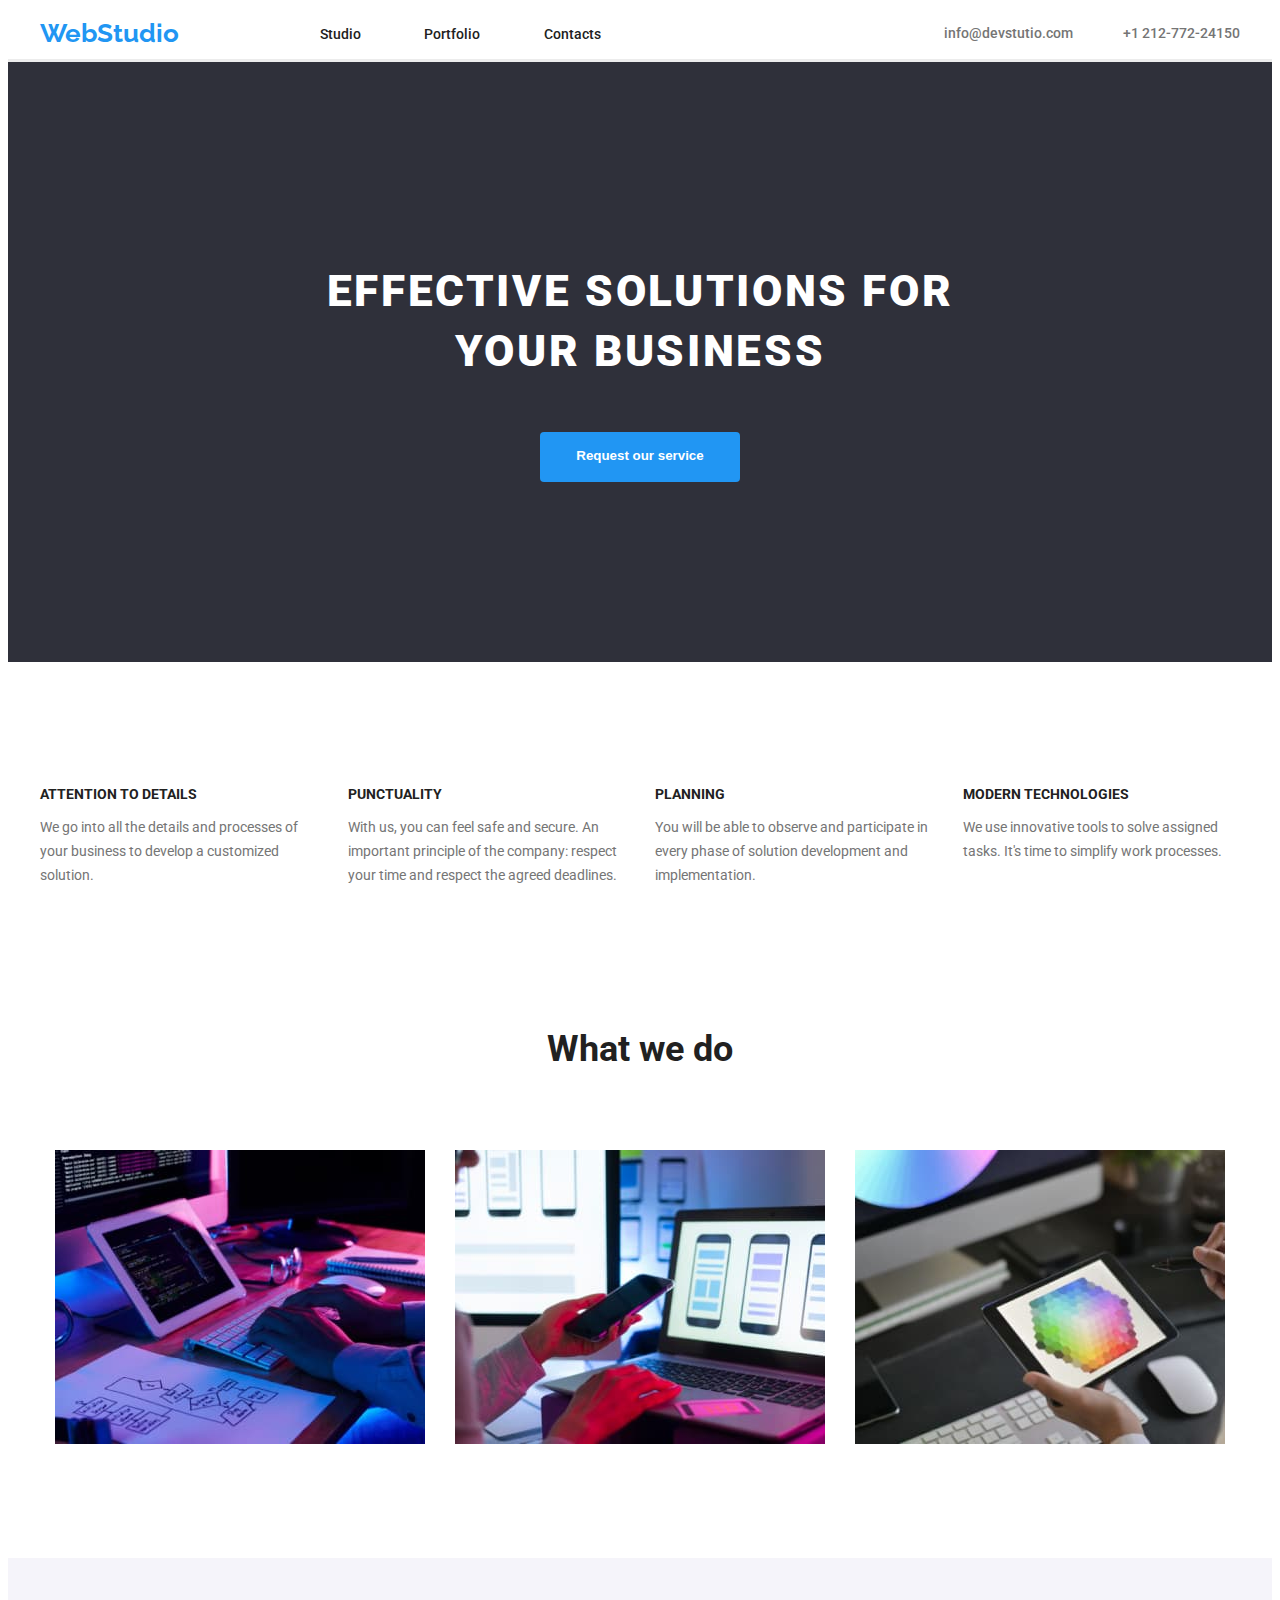
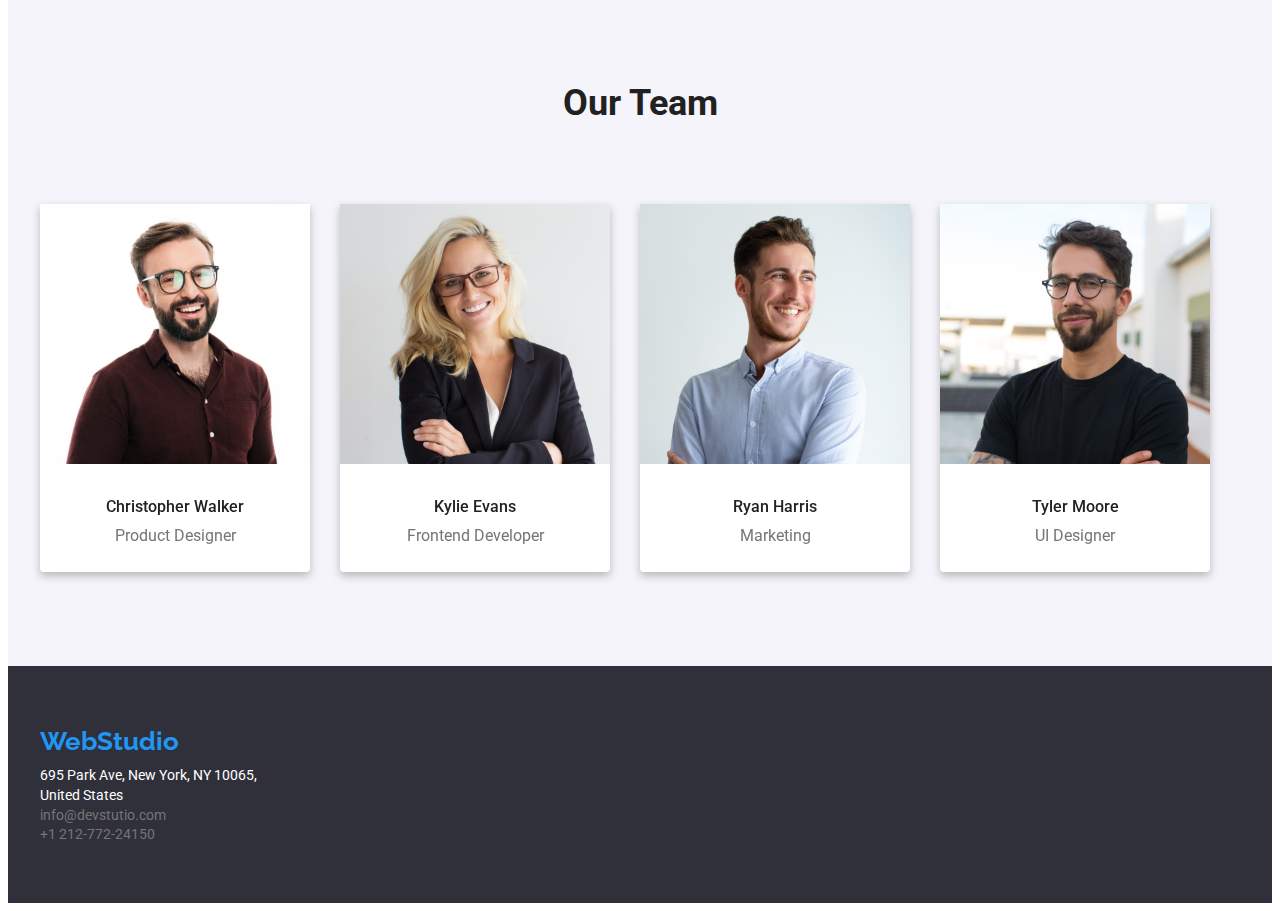
<file: index.html>
<!DOCTYPE html>
<html lang="en">
    <head>
        <link rel="stylesheet" href="./css/styles.css" />
        <title>corporate page</title>
        <link rel="preconnect" href="https://fonts.googleapis.com" />
        <link rel="preconnect" href="https://fonts.gstatic.com" crossorigin />
        <link
            href="https://fonts.googleapis.com/css2?family=Montserrat:wght@400;700&family=Raleway:wght@700&family=Roboto:wght@400;500;700;900&display=swap"
            rel="stylesheet"
        />
    </head>
    <body>
        <header>
            <div class="container">
                <div class="menu-block">
                    <a class="logo" href="">WebStudio</a>
                    <nav>
                        <ul class="nav-menu">
                            <li>
                                <a class="menu" href="./index.html">Studio</a>
                            </li>
                            <li>
                                <a class="menu" href="./portfolio.html"
                                    >Portfolio</a
                                >
                            </li>
                            <li><a class="menu" href="">Contacts</a></li>
                        </ul>
                    </nav>
                    <div class="contact-up">
                        <a class="contact" href="mailto:info@devstutio.com"
                            >info@devstutio.com</a
                        >
                        <a class="contact" href="phone:+121277224150"
                            >+1 212-772-24150</a
                        >
                    </div>
                </div>
            </div>
        </header>
        <main>
            <div class="banner">
                <h1>EFFECTIVE SOLUTIONS FOR YOUR BUSINESS</h1>
                <button
                    class="big-button"
                    type="button"
                    onclick="window.location.href='mailto:info@devstutio.com';"
                >
                    Request our service
                </button>
            </div>
            
                <div class="container">
                    <div class="section">
                    <ul class="highlights">
                        <li class="highlight">
                            <h3>ATTENTION TO DETAILS</h3>
                            <span class="highlight-desc">
                                We go into all the details and processes of your
                                business to develop a customized solution.</span
                            >
                        </li>

                        <li class="highlight">
                            <h3>PUNCTUALITY</h3>
                            <span class="highlight-desc">
                                With us, you can feel safe and secure. An
                                important principle of the company: respect your
                                time and respect the agreed deadlines.
                            </span>
                        </li>

                        <li class="highlight">
                            <h3>PLANNING</h3>
                            <span class="highlight-desc">
                                You will be able to observe and participate in
                                every phase of solution development and
                                implementation.</span
                            >
                        </li>

                        <li class="highlight">
                            <h3>MODERN TECHNOLOGIES</h3>

                            <span class="highlight-desc"
                                >We use innovative tools to solve assigned
                                tasks. It's time to simplify work
                                processes.</span
                            >
                        </li>
                    </ul>
                </div>

                <div class="container">

                    <h2>What we do</h2>
                    <!--potential links to be added to the pictures next. I removed width and height parameters below as they are defined in css-->
                    <ul class="main-images">
                        <li>
                            <img
                                src="images/box1.jpg"
                                alt="person clicking on the keyboard"
                            />
                        </li>
                        <li>
                            <img
                                src="images/box2.jpg"
                                alt="person using telephone"
                            />
                        </li>
                        <li>
                            <img
                                src="images/box3.jpg"
                                alt="person using tablet"
                            />
                        </li>
                    </ul>
                </div>
                </div>
            </div>

            <div class="full-team-section">
                <div class="container">
                    <div class="section">
                    
                    <h2>Our Team</h2>
                    <ul class="our-team-section">
                        <li class="person-space">
                            <img
                                class="person-pic"
                                src="images/img4.jpg"
                                alt="Christopher Walker photo"
                            />
                            <span class="name">Christopher Walker</span>
                            <span class="function">Product Designer</span>
                        </li>
                        <li class="person-space">
                            <img
                                class="person-pic"
                                src="images/img1.jpg"
                                alt="Kylie Evans photo"
                            />
                            <span class="name">Kylie Evans</span>
                            <span class="function">Frontend Developer</span>
                        </li>
                        <li class="person-space">
                            <img
                                class="person-pic"
                                src="images/img2.jpg"
                                alt="Ryan Harris photo"
                            />
                            <span class="name">Ryan Harris</span>
                            <span class="function">Marketing</span>
                        </li>
                        <li class="person-space">
                            <img
                                class="person-pic"
                                src="images/img3.jpg"
                                alt="Tyler Moore photo"
                            />
                            <span class="name">Tyler Moore</span>
                            <span class="function">UI Designer</span>
                        </li>
                    </ul>
                    </div>
                </div>
            </div>
        </main>

        <footer>
            <div class="footer-containter container">
                <a class="logo" href="">WebStudio</a>
                <address>
                    695 Park Ave, New York, NY 10065,
                    <br />United States
                </address>
                <a class="contact" href="mailto:info@devstutio.com"
                    >info@devstutio.com</a
                ><br />
                <a class="contact" href="phone:+121277224150"
                    >+1 212-772-24150</a
                >
            </div>
        </footer>
    </body>
</html>
</file>
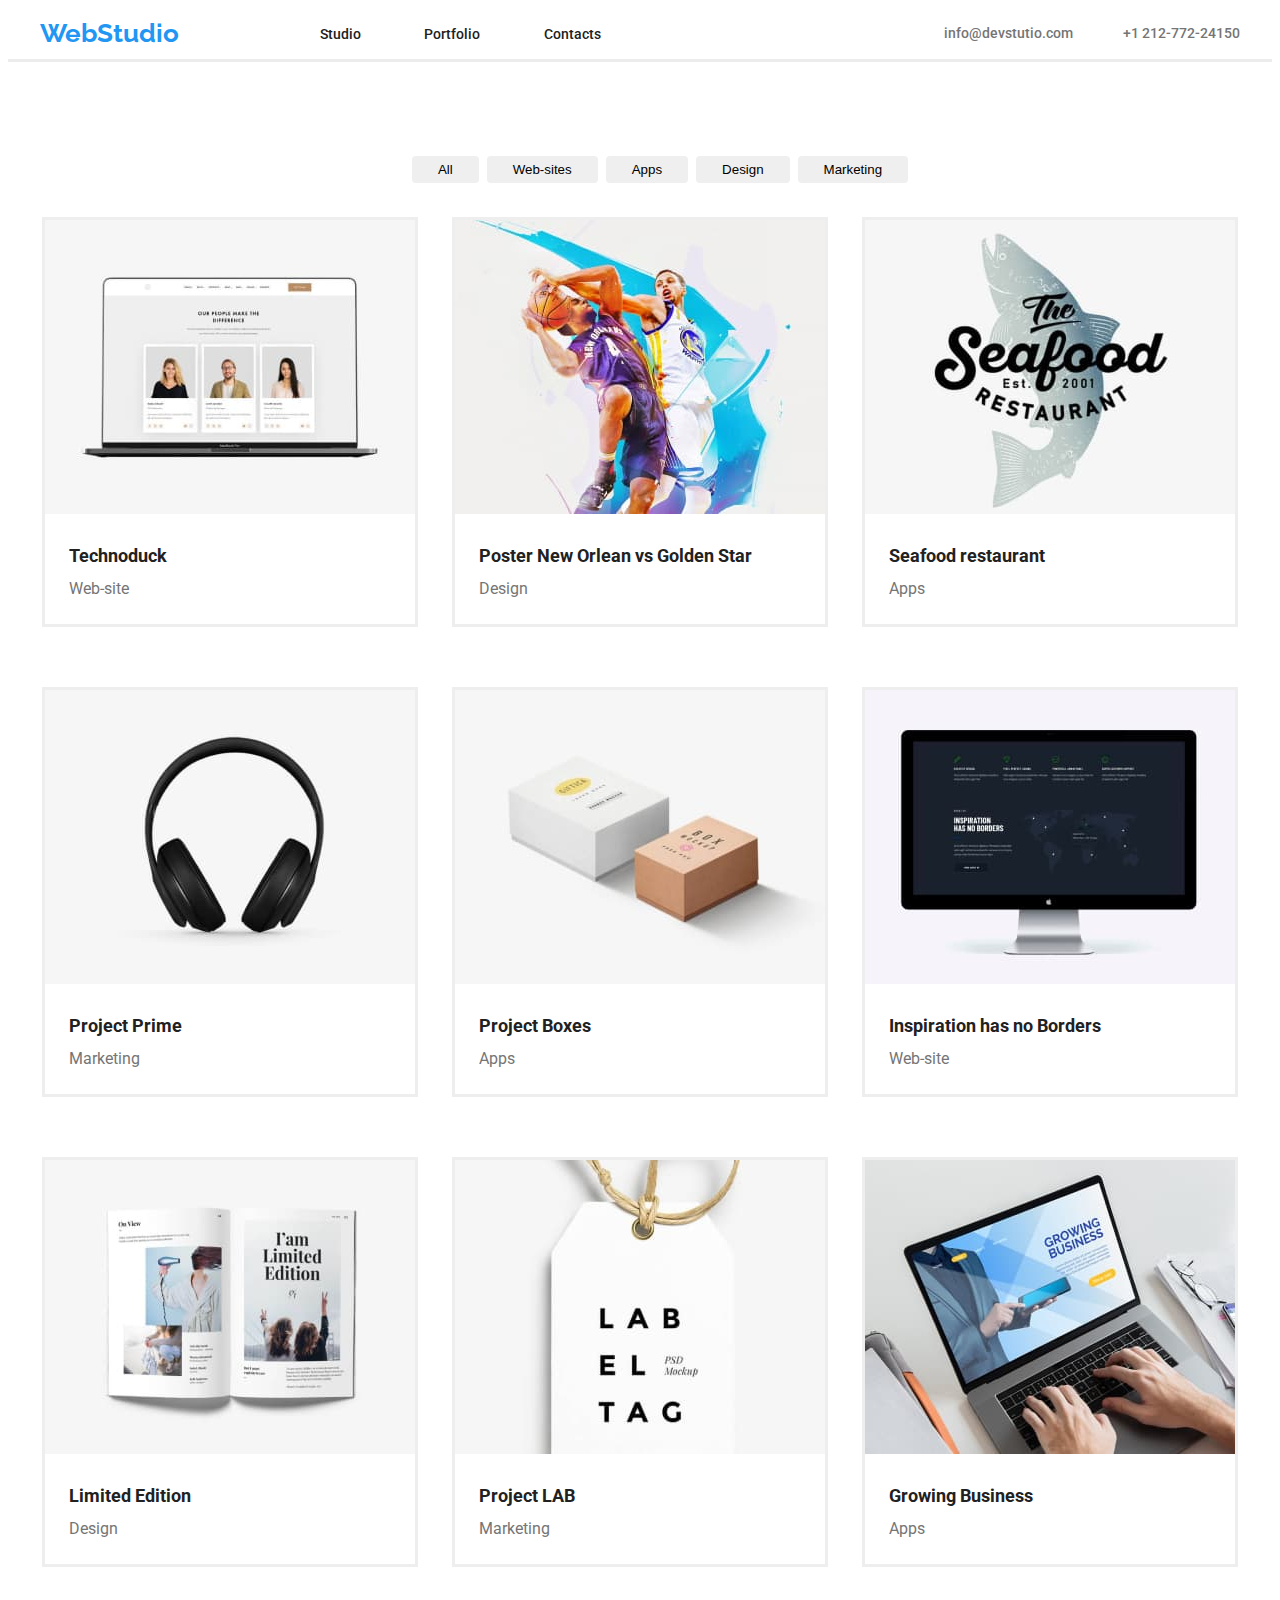
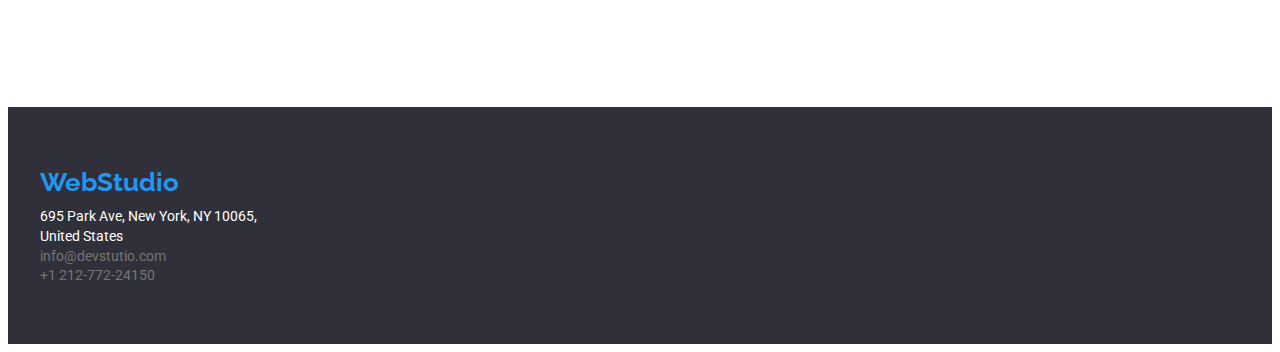
<file: portfolio.html>
<!DOCTYPE html>
<html lang="en">
    <head>
        <link rel="stylesheet" href="./css/styles.css" />
        <title>corporate sub-page</title>
        <link rel="preconnect" href="https://fonts.googleapis.com" />
        <link rel="preconnect" href="https://fonts.gstatic.com" crossorigin />
        <link
            href="https://fonts.googleapis.com/css2?family=Montserrat:wght@400;700&family=Raleway:wght@700&family=Roboto:wght@400;500;700;900&display=swap"
            rel="stylesheet"
        />
    </head>
    <body>
        <header>
            <div class="container">
                <div class="menu-block">
                    <a class="logo" href="./index.html">WebStudio</a>
                    <nav>
                        <ul class="nav-menu">
                            <li>
                                <a class="menu" href="./index.html">Studio</a>
                            </li>
                            <li>
                                <a class="menu" href="./portfolio.html"
                                    >Portfolio</a
                                >
                            </li>
                            <li><a class="menu" href="">Contacts</a></li>
                        </ul>
                    </nav>
                    <div class="contact-up">
                        <a class="contact" href="mailto:info@devstutio.com"
                            >info@devstutio.com</a
                        >
                        <a class="contact" href="phone:+121277224150"
                            >+1 212-772-24150</a
                        >
                    </div>
                </div>
            </div>
        </header>

        <main>
            <div class="section">
                <ul class="filter">
                    <li>
                        <button type="button">All</button>
                    </li>
                    <li>
                        <button type="button">Web-sites</button>
                    </li>
                    <li>
                        <button type="button">Apps</button>
                    </li>
                    <li>
                        <button type="button">Design</button>
                    </li>
                    <li>
                        <button type="button">Marketing</button>
                    </li>
                </ul>

                <div class="container">
                    <ul class="offers">
                        <li class="single-offer">
                            <img
                                src="images/port1.jpg"
                                alt="Technoduck website"
                            />
                            <span class="example-offer-name">Technoduck</span>
                            <span class="example-offer-category">Web-site</span>
                        </li>
                        <li class="single-offer">
                            <img
                                src="images/port2.jpg"
                                alt="Basketball poster"
                            />
                            <span class="example-offer-name"
                                >Poster New Orlean vs Golden Star</span
                            >
                            <span class="example-offer-category">Design</span>
                        </li>
                        <!--Per point B8 all img tags have to have attributes as size. I've added in CSS as it makes more sense (size is same for all pictures except team's pictures :) -->
                        <li class="single-offer">
                            <img
                                src="images/port3.jpg"
                                alt="Seafood restaurant logo"
                            />
                            <span class="example-offer-name"
                                >Seafood restaurant</span
                            >
                            <span class="example-offer-category">Apps</span>
                        </li>
                        <li class="single-offer">
                            <img
                                src="images/port4.jpg"
                                alt="Project prime - headset picture"
                            />
                            <span class="example-offer-name"
                                >Project Prime</span
                            >
                            <span class="example-offer-category"
                                >Marketing</span
                            >
                        </li>
                        <li class="single-offer">
                            <img src="images/port5.jpg" alt="Boxes" />
                            <span class="example-offer-name"
                                >Project Boxes</span
                            >
                            <span class="example-offer-category">Apps</span>
                        </li>
                        <li class="single-offer">
                            <img src="images/port6.jpg" alt="Screen" />
                            <span class="example-offer-name"
                                >Inspiration has no Borders</span
                            >

                            <span class="example-offer-category">Web-site</span>
                        </li>
                        <li class="single-offer">
                            <img src="images/port7.jpg" alt="Open book" />
                            <span class="example-offer-name"
                                >Limited Edition</span
                            >
                            <span class="example-offer-category">Design</span>
                        </li>
                        <li class="single-offer">
                            <img src="images/port8.jpg" alt="Paper label" />
                            <span class="example-offer-name">Project LAB</span>
                            <span class="example-offer-category"
                                >Marketing</span
                            >
                        </li>
                        <li class="single-offer">
                            <img
                                src="images/port9.jpg"
                                alt="Laptop and hands"
                            />
                            <span class="example-offer-name"
                                >Growing Business</span
                            >
                            <span class="example-offer-category">Apps</span>
                        </li>
                    </ul>
                </div>
            </div>
        </main>

        <footer>
            <div class="footer-containter container">
                <a class="logo" href="">WebStudio</a>
                <address>
                    695 Park Ave, New York, NY 10065,
                    <br />United States
                </address>
                <a class="contact" href="mailto:info@devstutio.com"
                    >info@devstutio.com</a
                ><br />
                <a class="contact" href="phone:+121277224150"
                    >+1 212-772-24150</a
                >
            </div>
        </footer>
    </body>
</html>
</file>
<file: css/styles.css>
body {
    font-family: "Roboto", sans-serif;
    color: #212121;
    background-color: #fff;
    font-size: 16px;
    /*Font-size 16px is used most often. */
}

.section {
    padding-top: 94px;
    padding-bottom: 94px;
}

.container {
    width: 1200px;
    margin-left: 215px;
    margin-right: 215px;
    justify-content: center;
    margin-left: auto;
    margin-right: auto;
}

header {
    border-bottom: solid;

    border-color: #ececec;
}
.menu-block {
    display: flex;
    flex-wrap: nowrap;
    align-items: center;

    justify-content: space-between;

    color: #fff;
}

.nav-menu {
    display: flex;
    width: 281px;
    justify-content: space-between;
    margin-right: 340px;
}

.contact-up {
    display: flex;
    justify-content: flex-end;
    gap: 50px;
    font-weight: 500;
}

button:hover,
button:focus {
    background-color: #fff;
    background-color: #2196f3;

    border-radius: 4px;
    border-style: none;
}

a {
    text-decoration: none;
}
li {
    list-style: none;
}

.main-images {
    display: flex;
    justify-content: center;
    gap: 30px;
    padding: 0;

    padding-bottom: 94px;
}
.list-primary-item {
    text-decoration: none;
    font-size: 14px;
    font-weight: 500;
    line-height: 1.14;
}

.contact {
    color: #757575;
    font-size: 14px;
    line-height: 1.14;
}
a:hover,
a:focus {
    color: #2196f3;
}

.logo {
    font-family: "Raleway", sans-serif;
    text-decoration: none;
    font-size: 26px;
    font-weight: 700;
    line-height: 1.19;
    color: #2196f3;
    margin-right: 97px;
}

h1 {
    color: #fff;
    font-weight: 900;
    font-size: 44px;
    line-height: 1.36;
    margin: 0 auto;
    width: 696px;

    text-align: center;
    padding-top: 200px;
    padding-bottom: 50px;
    letter-spacing: 0.06em;
}

h3 {
    font-size: 14px;

    font-weight: 700;
}
.big-button {
    display: flex;
    align-items: center;
    text-align: center;

    color: #fff;
    background-color: #2196f3;
    font-weight: 700;
    line-height: 1.875;
    margin: auto;
    border-radius: 4px;
    border-style: none;
    width: 200px;
    height: 50px;
    justify-content: center;
}

.big-button:hover,
.big-button:focus {
    color: #fff;
    background-color: #2196f3;
    font-weight: 700;
}
.banner {
    background-color: #2f303a;
    height: 600px;
}

.highlights {
    display: flex;
    flex-wrap: nowrap;
    list-style: none;
    padding: 0;
    gap: 30px;
}
.highlight {
    font-weight: 700;
    font-size: 14px;
    line-height: 1.17;
    flex-basis: calc((100% - 90px) / 4);
}

.highlight-desc {
    color: #757575;
    font-weight: 400;
    font-size: 14px;
    line-height: 1.71;
    margin: 0;
}

h2 {
    font-size: 36px;
    font-weight: 700;
    line-height: 1.17;
    text-align: center;
    padding-bottom: 50px;
}

img {
    width: 370px;
    height: 294px;
}

.our-team-section {
    display: flex;
    gap: 30px;
    margin: 0 auto;
    padding: 0px;
}
.person-pic {
    width: 270px;
    height: 260px;
}

.person-space {
    background-color: #fff;
    width: 270px;
    height: 368px;
    border-bottom-left-radius: 4px;
    border-bottom-right-radius: 4px;

    filter: drop-shadow(0px 4px 4px rgba(0, 0, 0, 0.25));
}

.full-team-section {
    background-color: #f5f4fa;
}

.name {
    display: flex;
    justify-content: center;
    font-weight: 500;
    line-height: 1.17;
    padding-top: 30px;
}

.function {
    display: flex;
    justify-content: center;
    color: #757575;
    line-height: 1.17;
    padding-top: 10px;
}

address {
    padding-top: 9px;
    font-style: normal;
    color: #fff;
    font-size: 14px;
    line-height: 1.41;
}

footer {
    background-color: #2f303a;
    padding-top: 60px;
    padding-bottom: 60px;
}

button {
    display: flex;
    font-weight: 500;

    border-style: none;
    border-radius: 4px;
    justify-content: center;
    padding-left: 26px;
    padding-right: 26px;
    padding-top: 6px;
    padding-bottom: 6px;
}
.filter {
    line-height: 1.63;
    display: flex;
    justify-content: center;

    margin: 0 auto;
    width: 611px;
    gap: 8px;

    margin-bottom: 34px;
}

.offers {
    display: flex;
    flex-wrap: wrap;
    gap: 30px;
    padding: 0;
}
.single-offer {
    margin: 0 auto;

    border-style: solid;
    border-color: #eeeeee;

    flex-basis: calc((100% - 60) / 3);
    margin-bottom: 30px;
}
.example-offer-name {
    display: flex;
    padding-top: 20px;
    font-size: 18px;
    font-weight: 700;
    line-height: 2;
    margin: 0;

    padding-left: 24px;
}

.example-offer-category {
    display: flex;
    padding-bottom: 20px;
    color: #757575;
    line-height: 1.875;
    margin: 0;

    padding-left: 24px;
}

.menu {
    color: #212121;
    font-weight: 500;
    font-size: 14px;
    line-height: 1.14;
}
</file>
